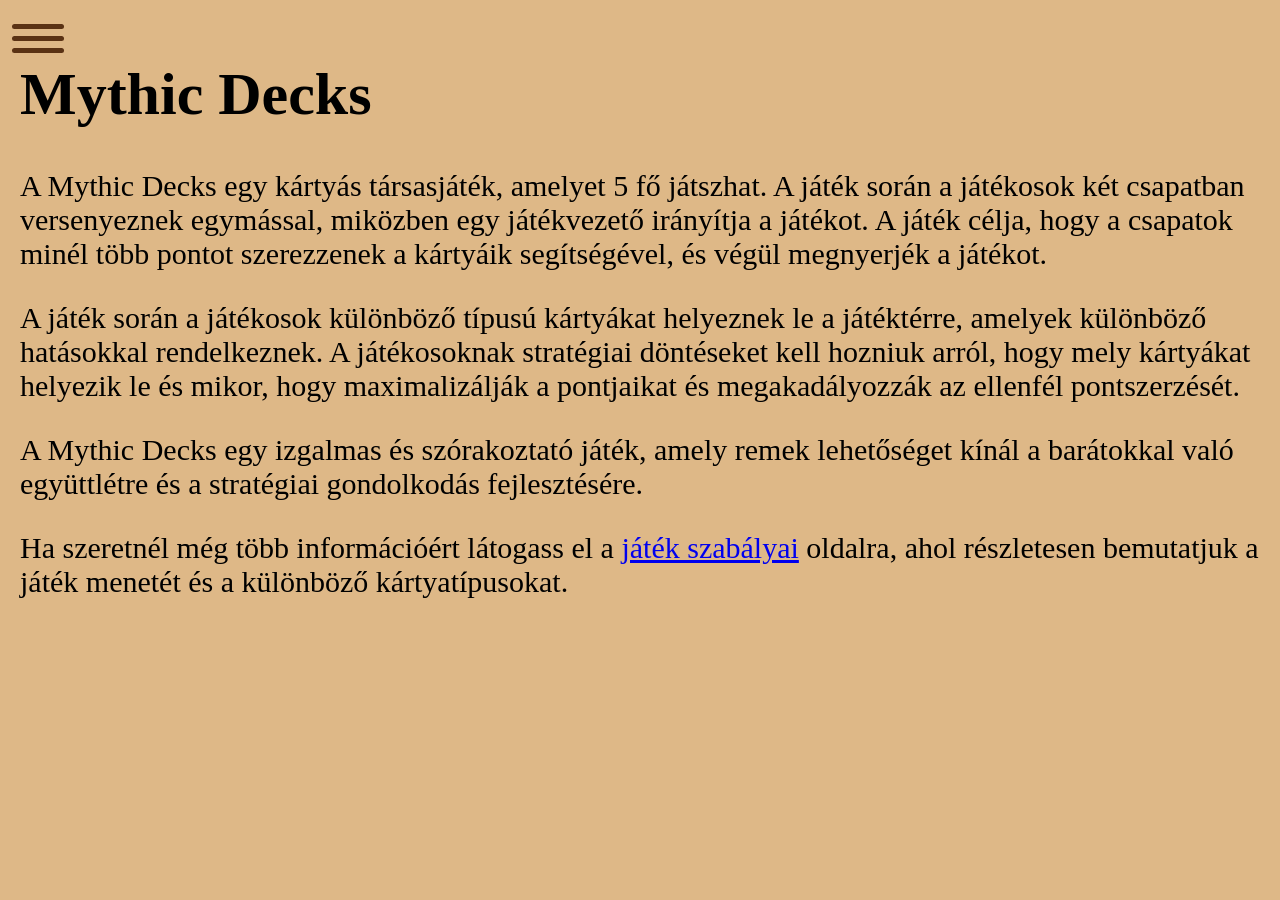
<file: index.html>
<!DOCTYPE html>
<html lang="hu">
<head>
    <meta charset="UTF-8">
    <meta name="viewport" content="width=device-width, initial-scale=1.0">
    <link rel="stylesheet" href="style.css">
    <title>Mythic Decks</title>
</head>
<body>
    <div class="layout">
        <div class="menu">
            <input type="checkbox" id="menuToggle" class="menuToggle">
            <label for="menuToggle" class="menuButton" aria-label="Menü">
                <span></span>
                <span></span>
                <span></span>
            </label>
            <div class="menuInner">
                <a href="index.html" class="menuItem active">Mythic Decks</a>
                <a href="rules.html" class="menuItem">Játék szabályai</a>
                <a href="content.html" class="menuItem">Tartalom</a>
            </div>
        </div>
        <div class="content">
            <div class="contentInner">
                <h1>Mythic Decks</h1>
                <p>A Mythic Decks egy kártyás társasjáték, amelyet 5 fő játszhat. A játék során a játékosok két csapatban versenyeznek egymással, miközben egy játékvezető irányítja a játékot. A játék célja, hogy a csapatok minél több pontot szerezzenek a kártyáik segítségével, és végül megnyerjék a játékot.</p>
                <p>A játék során a játékosok különböző típusú kártyákat helyeznek le a játéktérre, amelyek különböző hatásokkal rendelkeznek. A játékosoknak stratégiai döntéseket kell hozniuk arról, hogy mely kártyákat helyezik le és mikor, hogy maximalizálják a pontjaikat és megakadályozzák az ellenfél pontszerzését.</p>
                <p>A Mythic Decks egy izgalmas és szórakoztató játék, amely remek lehetőséget kínál a barátokkal való együttlétre és a stratégiai gondolkodás fejlesztésére.</p>
                <p>Ha szeretnél
                még több információért látogass el a <a href="rules.html">játék szabályai</a> oldalra, ahol részletesen bemutatjuk a játék menetét és a különböző kártyatípusokat.</p>
            </div>
        </div>
    </div>
</body>
</html>
</file>
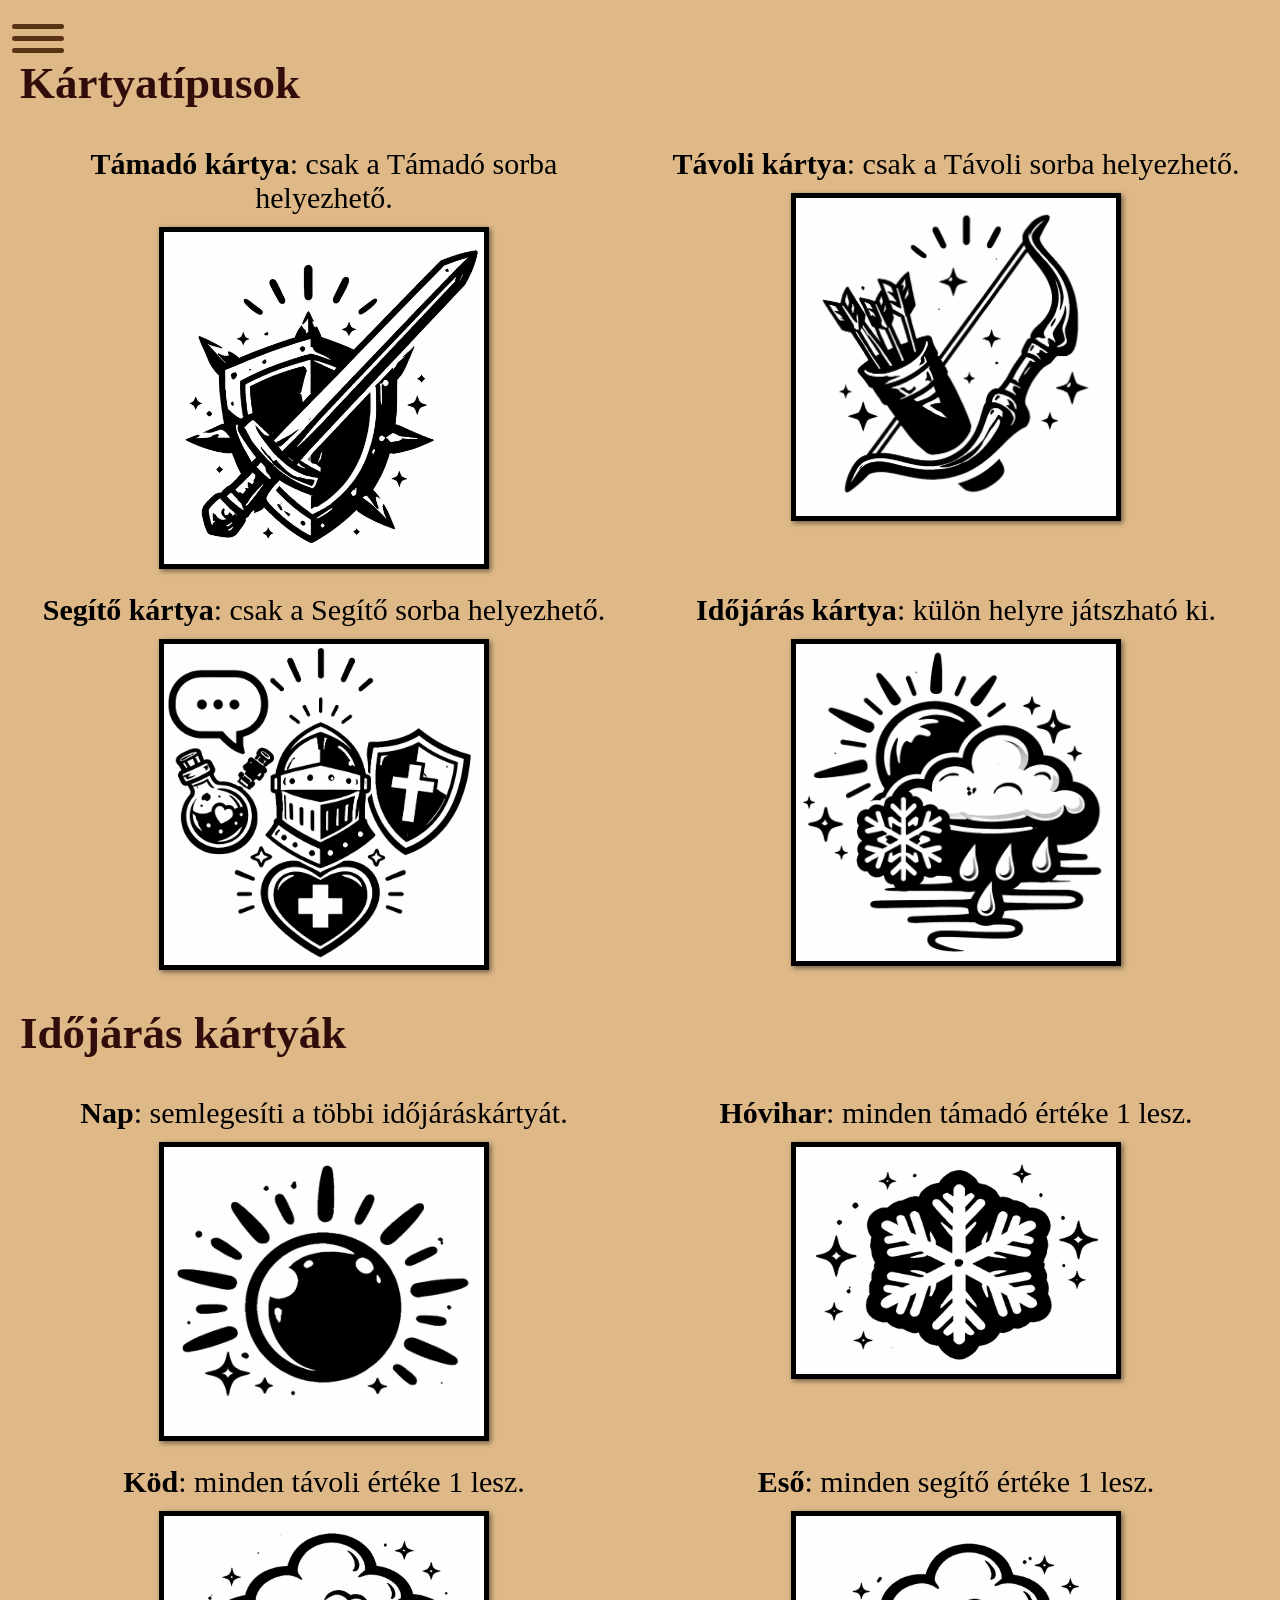
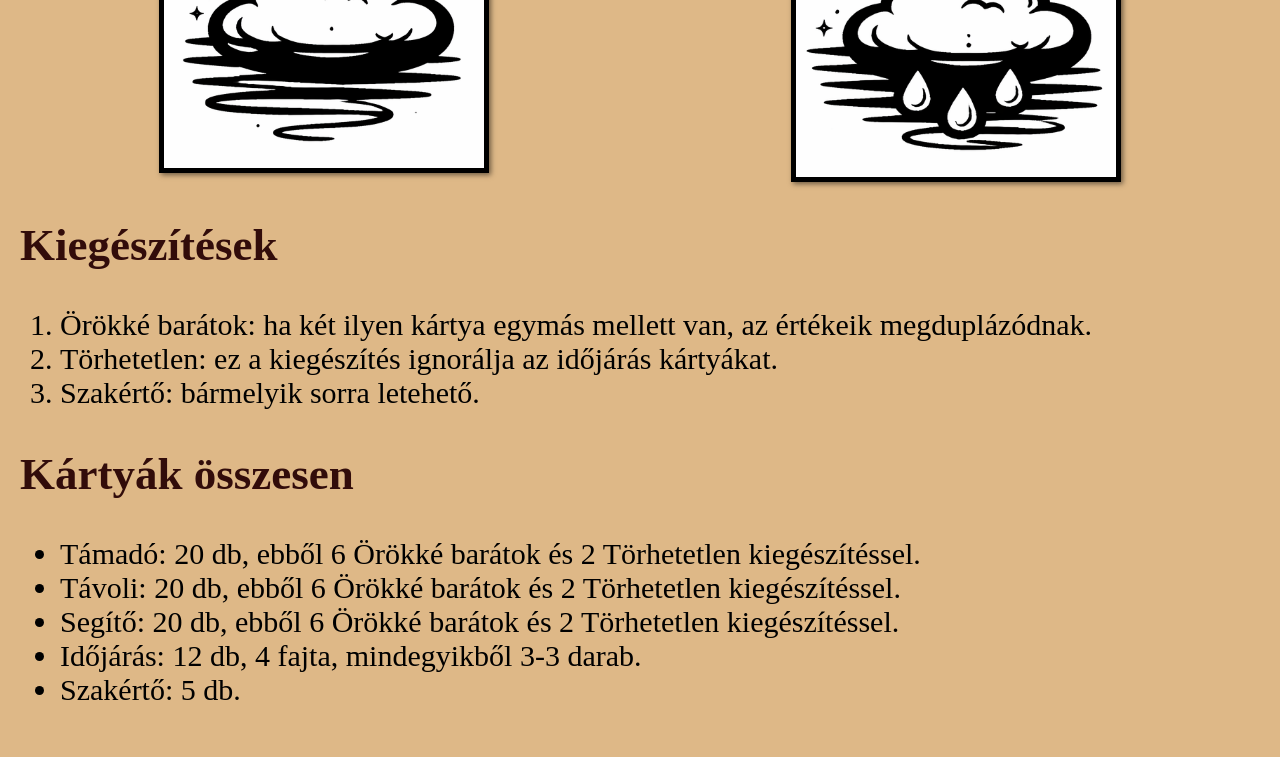
<file: content.html>
<!DOCTYPE html>
<html lang="hu">
<head>
    <meta charset="UTF-8">
    <meta name="viewport" content="width=device-width, initial-scale=1.0">
    <link rel="stylesheet" href="style.css">
    <title>Mythic Decks</title>
</head>
<body>
    <div class="layout">
        <div class="menu">
            <input type="checkbox" id="menuToggle" class="menuToggle">
            <label for="menuToggle" class="menuButton" aria-label="Menü">
                <span></span>
                <span></span>
                <span></span>
            </label>
            <div class="menuInner">
                <a href="index.html" class="menuItem">Mythic Decks</a>
                <a href="rules.html" class="menuItem">Játék szabályai</a>
                <a href="content.html" class="menuItem active">Tartalom</a>
            </div>
        </div>
        <div class="content">
            <div class="contentInner">
                <h2>Kártyatípusok</h2>
                <div class="cardTypes">
                    <div class="cardTypeItem">
                        <p><strong>Támadó kártya</strong>: csak a Támadó sorba helyezhető.</p>
                        <img src="img/tamado.png" alt="Támadó kártya" class="cardImg">
                    </div>

                    <div class="cardTypeItem">
                        <p><strong>Távoli kártya</strong>: csak a Távoli sorba helyezhető.</p>
                        <img src="img/íjes.png" alt="Távoli kártya" class="cardImg">
                    </div>

                    <div class="cardTypeItem">
                        <p><strong>Segítő kártya</strong>: csak a Segítő sorba helyezhető.</p>
                        <img src="img/supp.png" alt="Segítő kártya" class="cardImg">
                    </div>

                    <div class="cardTypeItem">
                        <p><strong>Időjárás kártya</strong>: külön helyre játszható ki.</p>
                        <img src="img/weather.png" alt="Időjárás kártya" class="cardImg">
                    </div>
                </div>

                <h2>Időjárás kártyák</h2>
                <div class="weatherCards">
                    <div class="weatherCardItem">
                        <p><strong>Nap</strong>: semlegesíti a többi időjáráskártyát.</p>
                        <img src="img/Nap.png" alt="Nap kártya" class="cardImg">
                    </div>

                    <div class="weatherCardItem">
                        <p><strong>Hóvihar</strong>: minden támadó értéke 1 lesz.</p>
                        <img src="img/hó.png" alt="Hóvihar kártya" class="cardImg">
                    </div>

                    <div class="weatherCardItem">
                        <p><strong>Köd</strong>: minden távoli értéke 1 lesz.</p>
                        <img src="img/köd.png" alt="Köd kártya" class="cardImg">
                    </div>

                    <div class="weatherCardItem">
                        <p><strong>Eső</strong>: minden segítő értéke 1 lesz.</p>
                        <img src="img/eső.png" alt="Eső kártya" class="cardImg">
                    </div>
                </div>

                <h2>Kiegészítések</h2>
                <ol>
                    <li>Örökké barátok: ha két ilyen kártya egymás mellett van, az értékeik megduplázódnak.</li>
                    <li>Törhetetlen: ez a kiegészítés ignorálja az időjárás kártyákat.</li>
                    <li>Szakértő: bármelyik sorra letehető.</li>
                </ol>

                <h2>Kártyák összesen</h2>
                <ul>
                    <li>Támadó: 20 db, ebből 6 Örökké barátok és 2 Törhetetlen kiegészítéssel.</li>
                    <li>Távoli: 20 db, ebből 6 Örökké barátok és 2 Törhetetlen kiegészítéssel.</li>
                    <li>Segítő: 20 db, ebből 6 Örökké barátok és 2 Törhetetlen kiegészítéssel.</li>
                    <li>Időjárás: 12 db, 4 fajta, mindegyikből 3-3 darab.</li>
                    <li>Szakértő: 5 db.</li>
                </ul>
            </div>
        </div>
    </div>
</body>
</html>
</file>
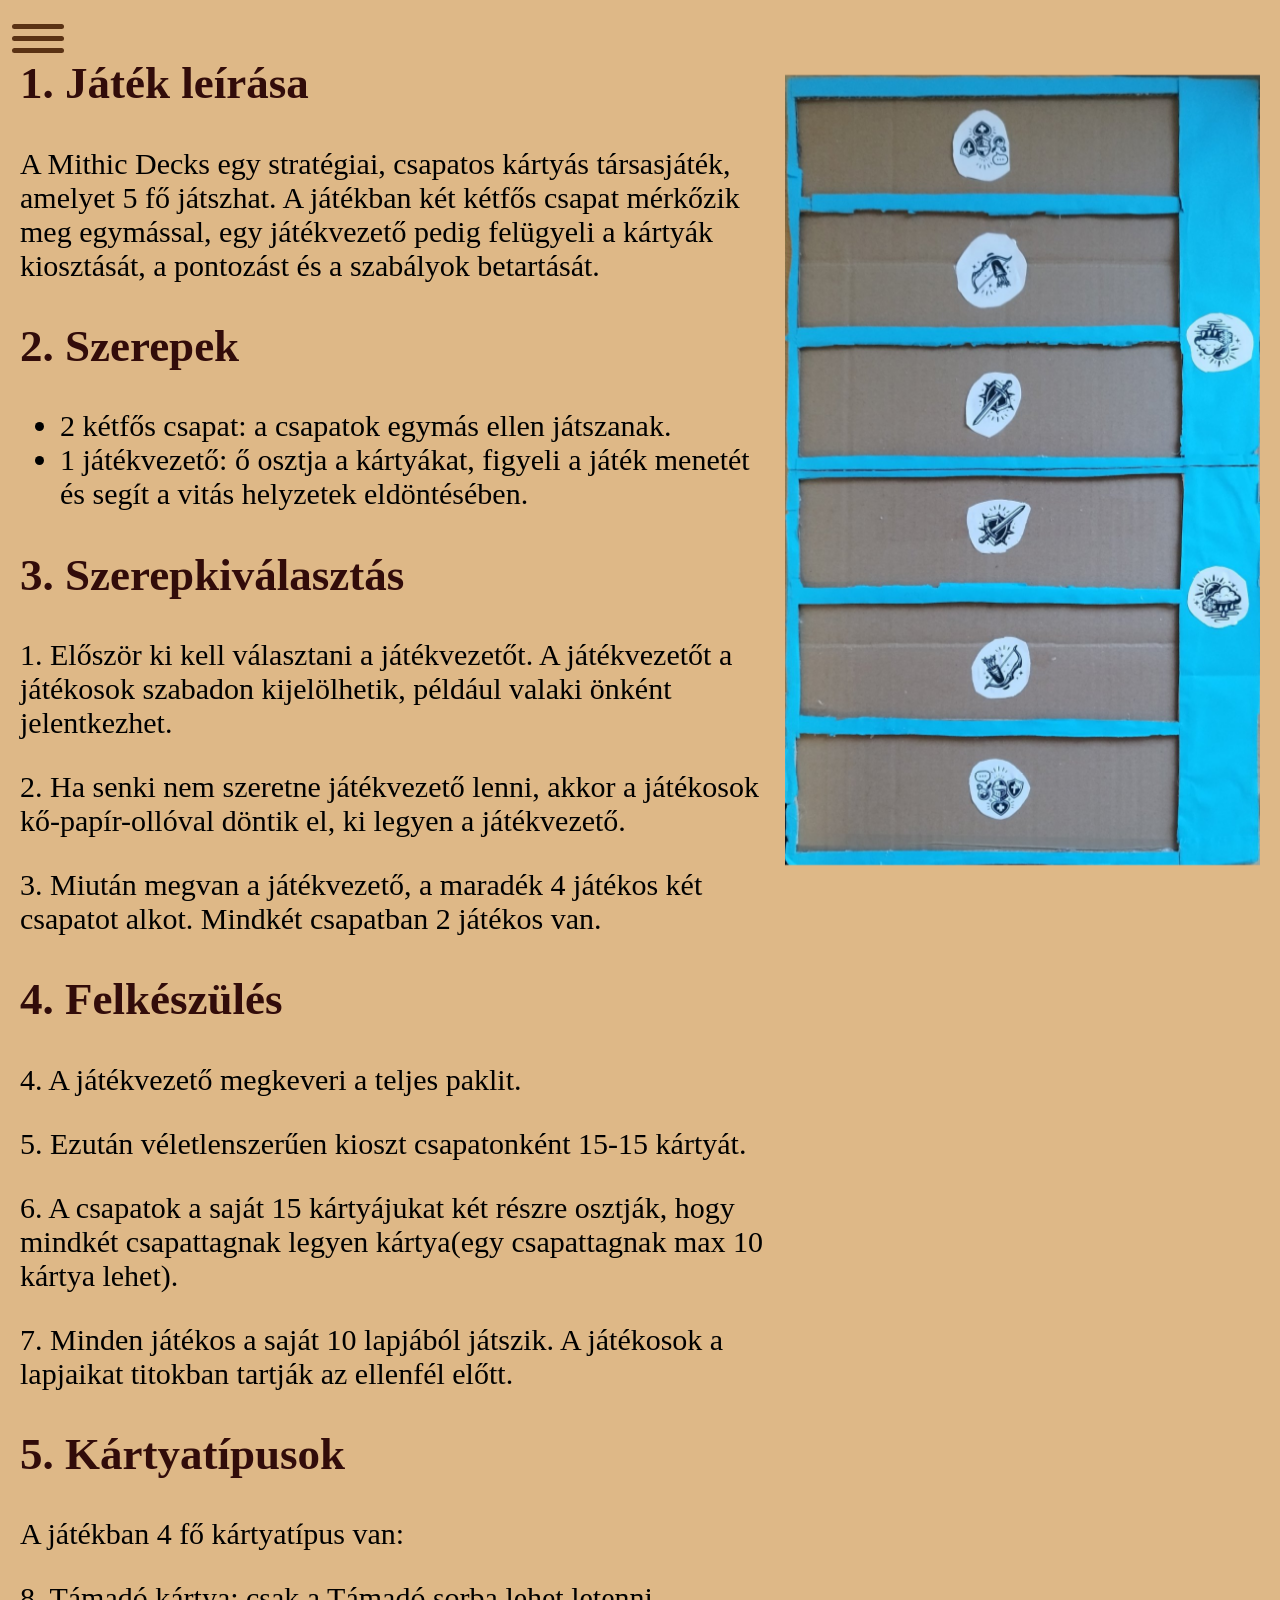
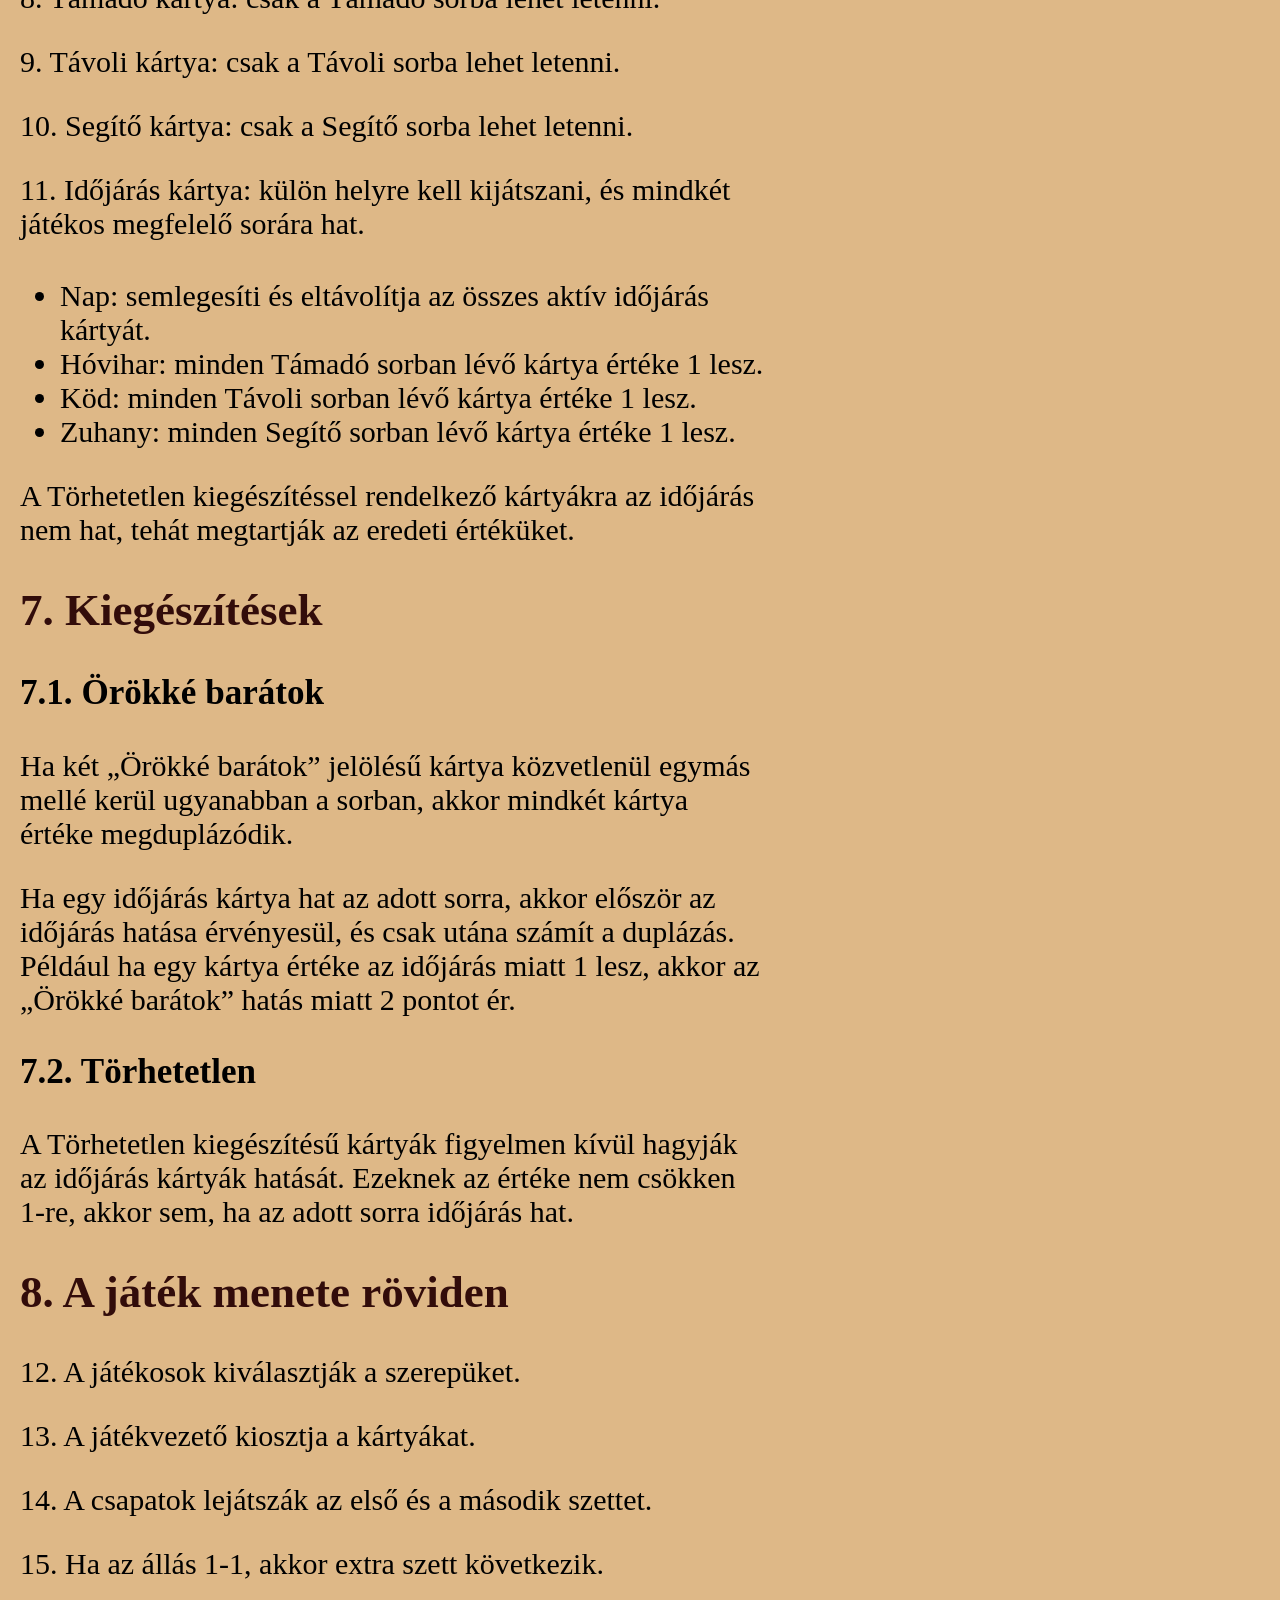
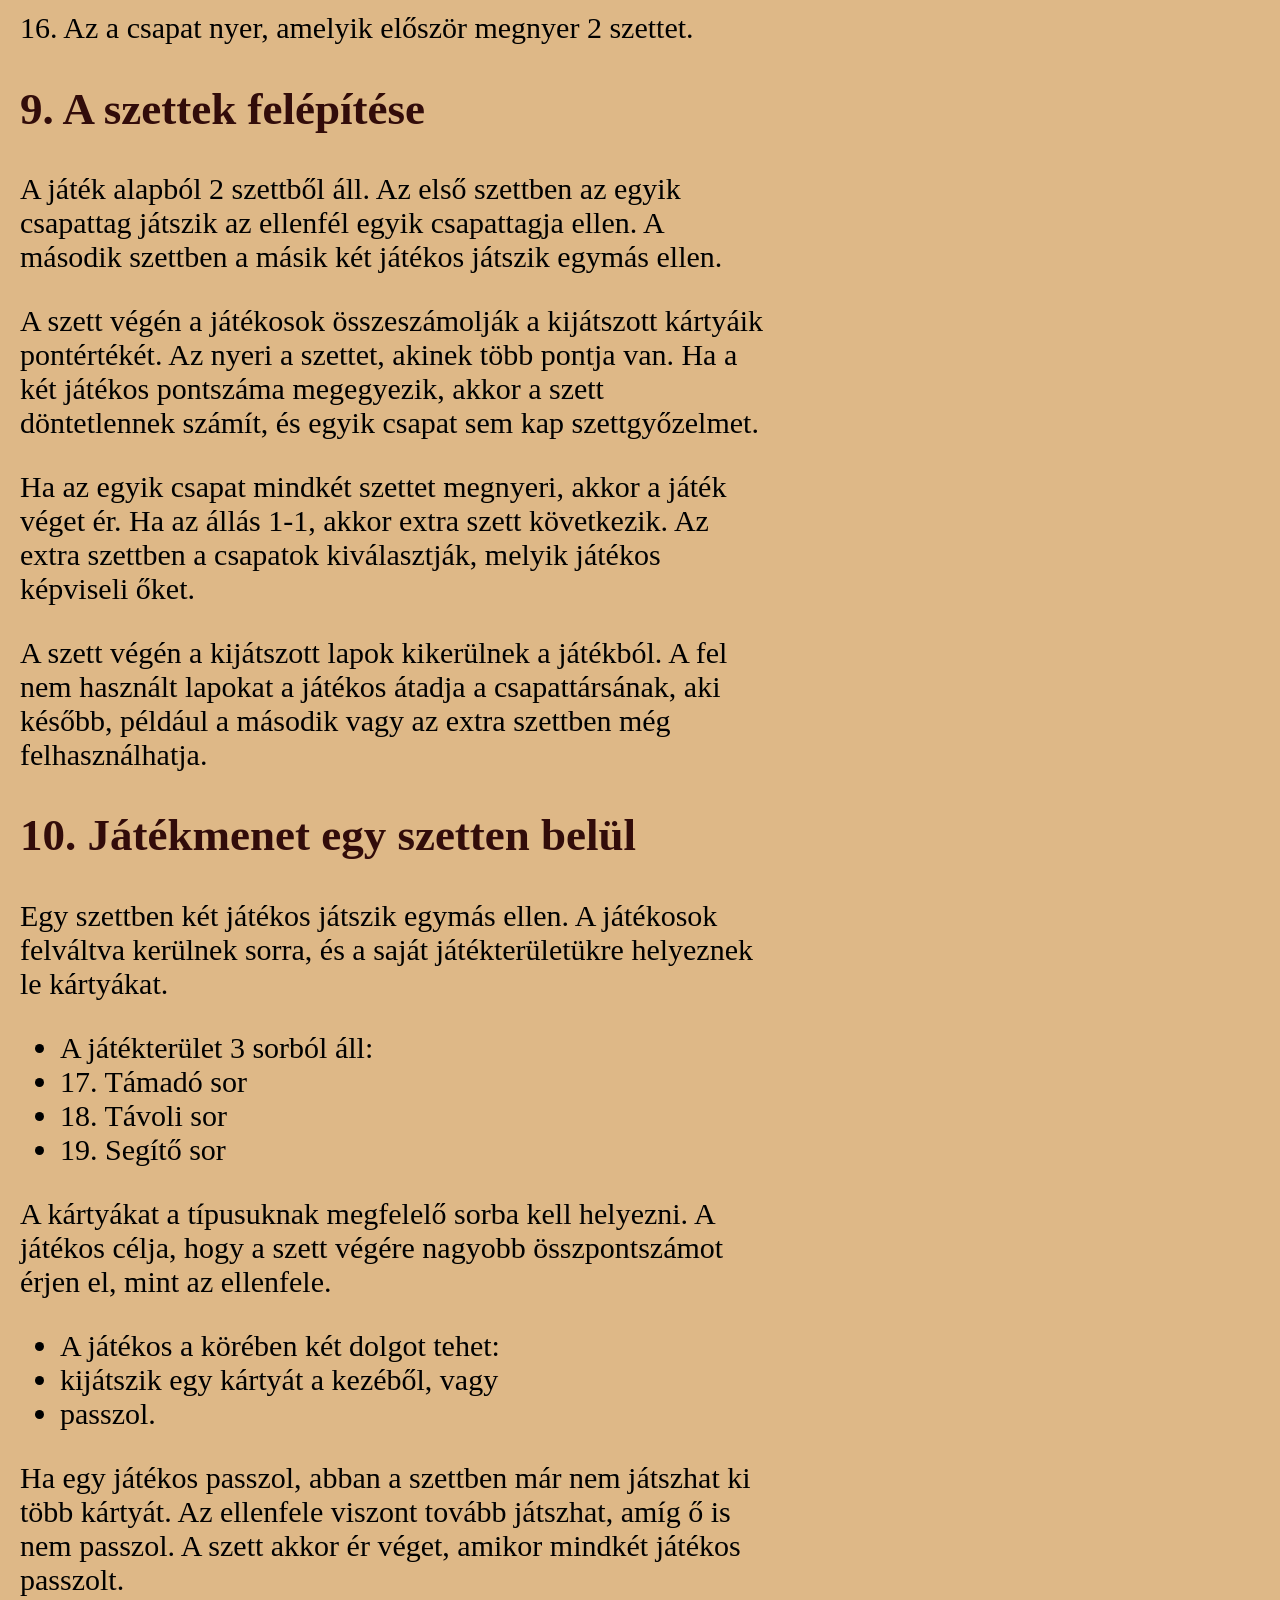
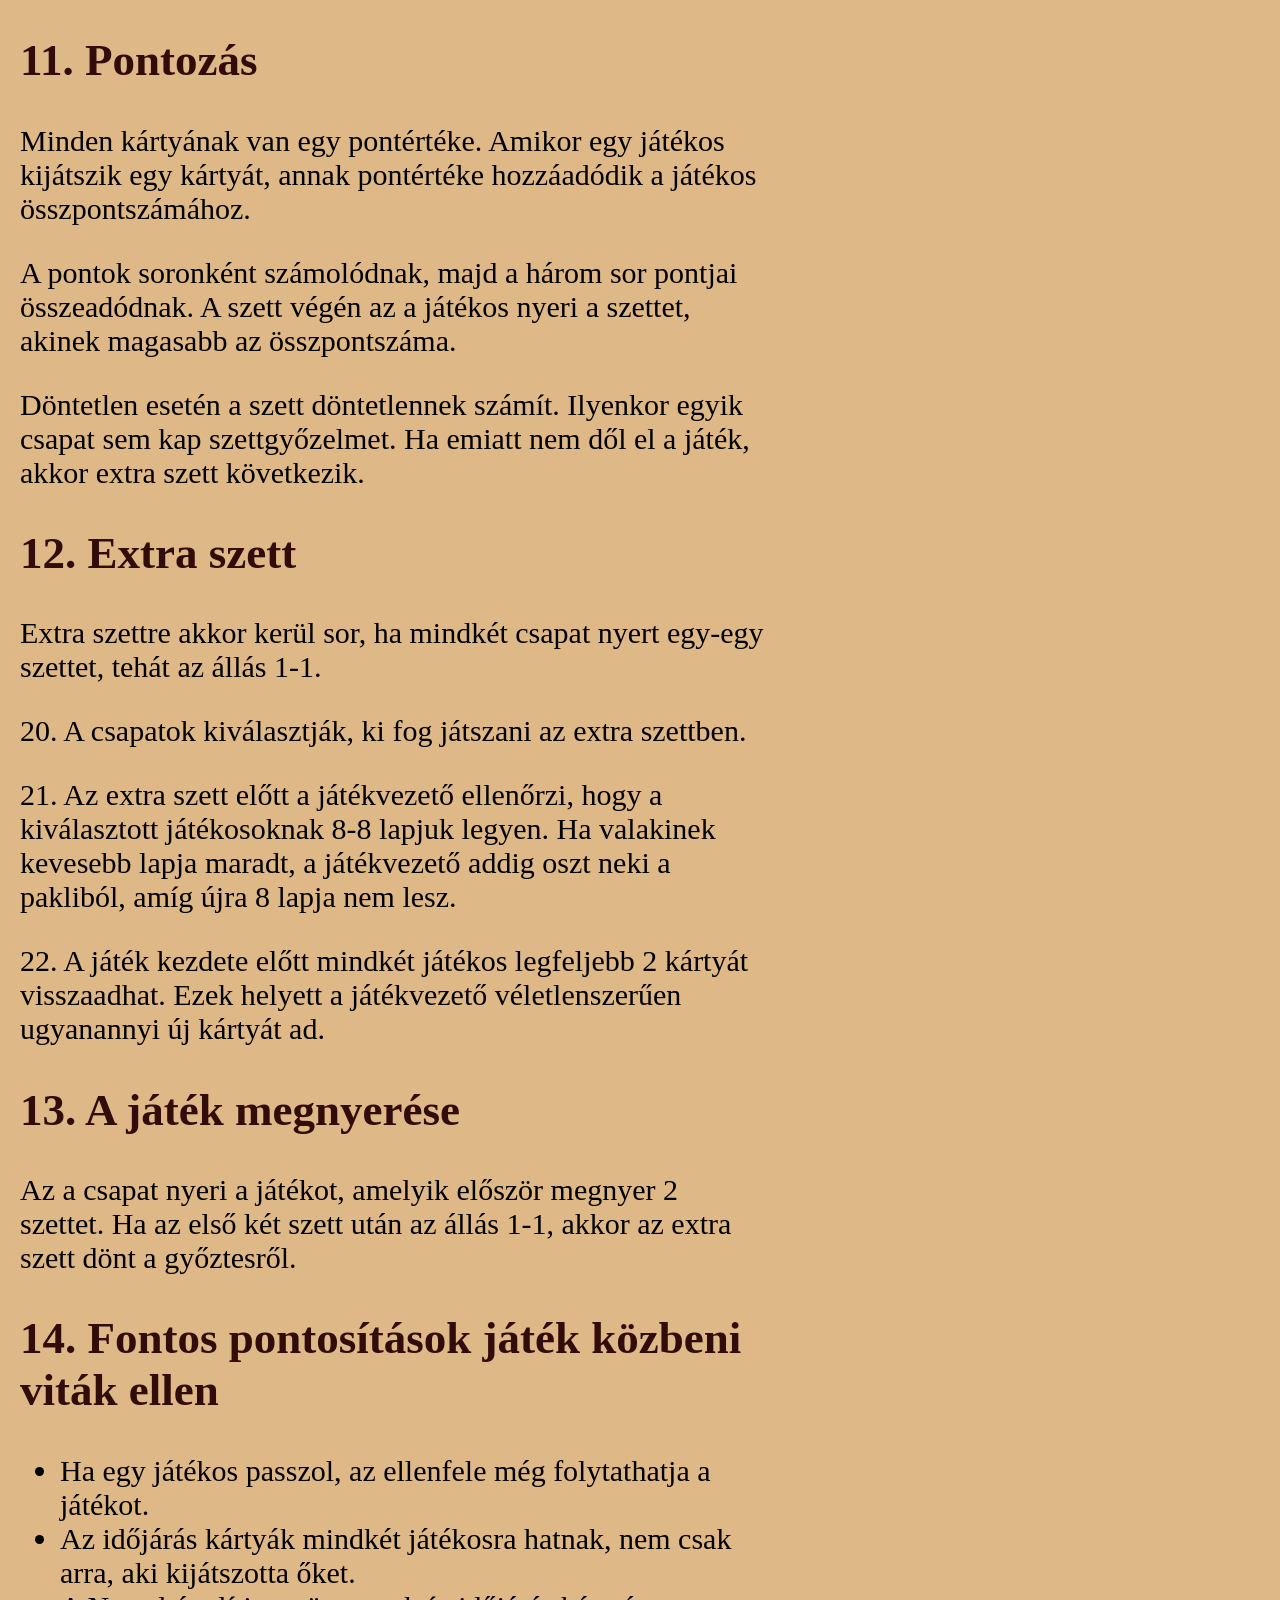
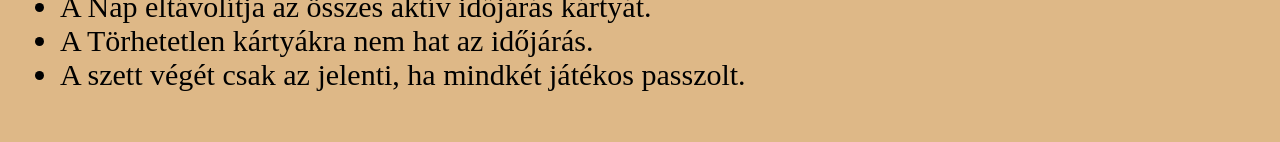
<file: rules.html>
<!DOCTYPE html>
<html lang="hu">
<head>
    <meta charset="UTF-8">
    <meta name="viewport" content="width=device-width, initial-scale=1.0">
    <link rel="stylesheet" href="style.css">
    <title>Mythic Decks</title>
</head>
<body>
    <div class="layout">
        <div class="menu">
            <input type="checkbox" id="menuToggle" class="menuToggle">
            <label for="menuToggle" class="menuButton" aria-label="Menü">
                <span></span>
                <span></span>
                <span></span>
            </label>
            <div class="menuInner">
                <a href="index.html" class="menuItem">Mythic Decks</a>
                <a href="rules.html" class="menuItem active">Játék szabályai</a>
                <a href="content.html" class="menuItem">Tartalom</a>
            </div>
        </div>

        <div class="content">
            <div class="contentInner contentLeft">
                <div class="Tartalom">
                <h2>1. Játék leírása</h2>
                <p>A Mithic Decks egy stratégiai, csapatos kártyás társasjáték, amelyet 5 fő játszhat. A játékban két kétfős csapat mérkőzik meg egymással, egy játékvezető pedig felügyeli a kártyák kiosztását, a pontozást és a szabályok betartását.</p>
                <h2>2. Szerepek</h2>
                <ul>
                    <li>2 kétfős csapat: a csapatok egymás ellen játszanak.</li>
                    <li>1 játékvezető: ő osztja a kártyákat, figyeli a játék menetét és segít a vitás helyzetek eldöntésében.</li>
                </ul>
                <h2>3. Szerepkiválasztás</h2>
                <p>1.	Először ki kell választani a játékvezetőt. A játékvezetőt a játékosok szabadon kijelölhetik, például valaki önként jelentkezhet.</p>
                <p>2.	Ha senki nem szeretne játékvezető lenni, akkor a játékosok kő-papír-ollóval döntik el, ki legyen a játékvezető.</p>
                <p>3.	Miután megvan a játékvezető, a maradék 4 játékos két csapatot alkot. Mindkét csapatban 2 játékos van.</p>
                <h2>4. Felkészülés</h2>
                <p>4.	A játékvezető megkeveri a teljes paklit.</p>
                <p>5.	Ezután véletlenszerűen kioszt csapatonként 15-15 kártyát.</p>
                <p>6.	A csapatok a saját 15 kártyájukat két részre osztják, hogy mindkét csapattagnak legyen kártya(egy csapattagnak max 10 kártya lehet).</p>
                <p>7.	Minden játékos a saját 10 lapjából játszik. A játékosok a lapjaikat titokban tartják az ellenfél előtt.</p>
                <h2>5. Kártyatípusok</h2>
                <p>A játékban 4 fő kártyatípus van:</p>
                <p>8.	Támadó kártya: csak a Támadó sorba lehet letenni.</p>
                <p>9.	Távoli kártya: csak a Távoli sorba lehet letenni.</p>
                <p>10.	Segítő kártya: csak a Segítő sorba lehet letenni.</p>
                <p>11.	Időjárás kártya: külön helyre kell kijátszani, és mindkét játékos megfelelő sorára hat.</p>
                <h2></h2>
                <p></p>
                <ul>
                    <li>Nap: semlegesíti és eltávolítja az összes aktív időjárás kártyát.</li>
                    <li>Hóvihar: minden Támadó sorban lévő kártya értéke 1 lesz.</li>
                    <li>Köd: minden Távoli sorban lévő kártya értéke 1 lesz.</li>
                    <li>Zuhany: minden Segítő sorban lévő kártya értéke 1 lesz.</li>
                </ul>
                <p>A Törhetetlen kiegészítéssel rendelkező kártyákra az időjárás nem hat, tehát megtartják az eredeti értéküket.</p>
                <h2>7. Kiegészítések</h2>
                <h3>7.1. Örökké barátok</h3>
                <p>Ha két „Örökké barátok” jelölésű kártya közvetlenül egymás mellé kerül ugyanabban a sorban, akkor mindkét kártya értéke megduplázódik.</p>
                <p>Ha egy időjárás kártya hat az adott sorra, akkor először az időjárás hatása érvényesül, és csak utána számít a duplázás. Például ha egy kártya értéke az időjárás miatt 1 lesz, akkor az „Örökké barátok” hatás miatt 2 pontot ér.</p>
                <h3>7.2. Törhetetlen</h3>
                <p>A Törhetetlen kiegészítésű kártyák figyelmen kívül hagyják az időjárás kártyák hatását. Ezeknek az értéke nem csökken 1-re, akkor sem, ha az adott sorra időjárás hat.</p>
                <h2>8. A játék menete röviden</h2>
                <p>12.	A játékosok kiválasztják a szerepüket.</p>
                <p>13.	A játékvezető kiosztja a kártyákat.</p>
                <p>14.	A csapatok lejátszák az első és a második szettet.</p>
                <p>15.	Ha az állás 1-1, akkor extra szett következik.</p>
                <p>16.	Az a csapat nyer, amelyik először megnyer 2 szettet.</p>
                <h2>9. A szettek felépítése</h2>
                <p>A játék alapból 2 szettből áll. Az első szettben az egyik csapattag játszik az ellenfél egyik csapattagja ellen. A második szettben a másik két játékos játszik egymás ellen.</p>
                <p>A szett végén a játékosok összeszámolják a kijátszott kártyáik pontértékét. Az nyeri a szettet, akinek több pontja van. Ha a két játékos pontszáma megegyezik, akkor a szett döntetlennek számít, és egyik csapat sem kap szettgyőzelmet.</p>
                <p>Ha az egyik csapat mindkét szettet megnyeri, akkor a játék véget ér. Ha az állás 1-1, akkor extra szett következik. Az extra szettben a csapatok kiválasztják, melyik játékos képviseli őket.</p>
                <p>A szett végén a kijátszott lapok kikerülnek a játékból. A fel nem használt lapokat a játékos átadja a csapattársának, aki később, például a második vagy az extra szettben még felhasználhatja.</p>
                <h2>10. Játékmenet egy szetten belül</h2>
                <p>Egy szettben két játékos játszik egymás ellen. A játékosok felváltva kerülnek sorra, és a saját játékterületükre helyeznek le kártyákat.</p>
                <ul>
                    <li>A játékterület 3 sorból áll:</li>
                    <li>17.	Támadó sor</li>
                    <li>18.	Távoli sor</li>
                    <li>19.	Segítő sor</li>
                </ul>
                <p>A kártyákat a típusuknak megfelelő sorba kell helyezni. A játékos célja, hogy a szett végére nagyobb összpontszámot érjen el, mint az ellenfele.</p>
                <ul>
                    <li>A játékos a körében két dolgot tehet:</li>
                    <li>kijátszik egy kártyát a kezéből, vagy</li>
                    <li>passzol.</li>
                </ul>
                <p>Ha egy játékos passzol, abban a szettben már nem játszhat ki több kártyát. Az ellenfele viszont tovább játszhat, amíg ő is nem passzol. A szett akkor ér véget, amikor mindkét játékos passzolt.</p>
                <h2>11. Pontozás</h2>
                <p>Minden kártyának van egy pontértéke. Amikor egy játékos kijátszik egy kártyát, annak pontértéke hozzáadódik a játékos összpontszámához.</p>
                <p>A pontok soronként számolódnak, majd a három sor pontjai összeadódnak. A szett végén az a játékos nyeri a szettet, akinek magasabb az összpontszáma.</p>
                <p>Döntetlen esetén a szett döntetlennek számít. Ilyenkor egyik csapat sem kap szettgyőzelmet. Ha emiatt nem dől el a játék, akkor extra szett következik.</p>
                <h2>12. Extra szett</h2>
                <p>Extra szettre akkor kerül sor, ha mindkét csapat nyert egy-egy szettet, tehát az állás 1-1.</p>
                <p>20.	A csapatok kiválasztják, ki fog játszani az extra szettben.</p>
                <p>21.	Az extra szett előtt a játékvezető ellenőrzi, hogy a kiválasztott játékosoknak 8-8 lapjuk legyen. Ha valakinek kevesebb lapja maradt, a játékvezető addig oszt neki a pakliból, amíg újra 8 lapja nem lesz.</p>
                <p>22.	A játék kezdete előtt mindkét játékos legfeljebb 2 kártyát visszaadhat. Ezek helyett a játékvezető véletlenszerűen ugyanannyi új kártyát ad.</p>
                <h2>13. A játék megnyerése</h2>
                <p>Az a csapat nyeri a játékot, amelyik először megnyer 2 szettet. Ha az első két szett után az állás 1-1, akkor az extra szett dönt a győztesről.</p>
                <h2>14. Fontos pontosítások játék közbeni viták ellen</h2>
                <ul>
                    <li>Ha egy játékos passzol, az ellenfele még folytathatja a játékot.</li>
                    <li>Az időjárás kártyák mindkét játékosra hatnak, nem csak arra, aki kijátszotta őket.</li>
                    <li>A Nap eltávolítja az összes aktív időjárás kártyát.</li>
                    <li>A Törhetetlen kártyákra nem hat az időjárás.</li>
                    <li>A szett végét csak az jelenti, ha mindkét játékos passzolt.</li>
                </ul>
                </div>
                <div class="jatektabla"><img src="img/játéktabla.jpg" alt=""></div>
            </div>
        </div>
    </div>
</body>
</html>
</file>
<file: style.css>
body{
    font-size: clamp(16px, 3vw, 30px); 
    background-color: rgb(222, 184, 135);
    color: black;
    margin: 0;
}
.layout{
    display: block;
}
.menu{
    width: 76px;
    height: 76px;
    background-color: transparent;
    position: fixed;
    left: 0;
    top: 0;
    z-index: 10;
}
.menuToggle{
    position: absolute;
    opacity: 0;
    pointer-events: none;
}
.menuButton{
    position: relative;
    z-index: 12;
    width: 52px;
    height: 52px;
    display: flex;
    flex-direction: column;
    justify-content: center;
    gap: 7px;
    padding: 12px;
    cursor: pointer;
}
.menuButton span{
    width: 100%;
    height: 5px;
    display: block;
    background-color: rgb(90,50,20);
    border-radius: 4px;
    transition: transform 0.2s ease, opacity 0.2s ease;
}
.menuInner{
    position: fixed;
    z-index: 11;
    top: 0;
    left: 0;
    width: min(320px, 85vw);
    min-height: 100vh;
    padding: 96px 20px 28px;
    display: flex;
    flex-direction: column;
    align-items: center;
    justify-content: flex-start;
    font-size: 1.8em;
    text-align: center;
    gap: 25px;
    background-color: rgb(155, 128, 94);
    box-sizing: border-box;
    transform: translateX(-100%);
    transition: transform 0.2s ease;
}
.menuToggle:checked ~ .menuInner{
    transform: translateX(0);
}
.menuToggle:checked + .menuButton span:nth-child(1){
    transform: translateY(12px) rotate(45deg);
}
.menuToggle:checked + .menuButton span:nth-child(2){
    opacity: 0;
}
.menuToggle:checked + .menuButton span:nth-child(3){
    transform: translateY(-12px) rotate(-45deg);
}
.menuItem{
    color: rgb(90,50,20);
}
.menuItem:hover{
    color: rgb(140,80,40);
}
.menuItem:active{
    color: rgb(121, 50, 3);
}
.active{
    color: rgb(194, 83, 8);
}
.content{
    flex: 1;
    margin-left: 0;
    padding: 20px;
}
.jatektabla img{
    width: 100%;
    height: 100%;
    object-fit: contain;
    object-position: center;
    display: block;
}
 .contentLeft{
    display: flex;
    align-items: flex-start;
}

.Tartalom{
    width: 70%;
    padding-right: 20px;
    box-sizing: border-box;
}

.jatektabla{

    height: 100vh;
    position: sticky;
    top: 0;
    display: flex;
    align-items: center;
    justify-content: center;
}
.rulesText{
    white-space: pre-wrap;
    font: inherit;
    line-height: 1.35;
    margin: 0;
}
.cardTypes,
.weatherCards{
    display: grid;
    grid-template-columns: repeat(2, minmax(0, 1fr));
    gap: 24px;
}
.cardTypeItem,
.weatherCardItem{
    display: flex;
    flex-direction: column;
    align-items: center;
    gap: 12px;
}
.cardTypeItem p,
.weatherCardItem p{
    margin: 0;
    text-align: center;
}
.cardImg{
    width: min(100%, 320px);
    height: auto;
    display: block;
    background-size: cover;
    border: 5px solid black;
    box-shadow: 2px 2px 5px rgba(0, 0, 0, 0.5);
}
h2{
    color: rgba(43, 5, 5, 0.959);
}
@media (max-width: 900px){
    .cardTypes,
    .weatherCards{
        grid-template-columns: 1fr;
    }
}
</file>
